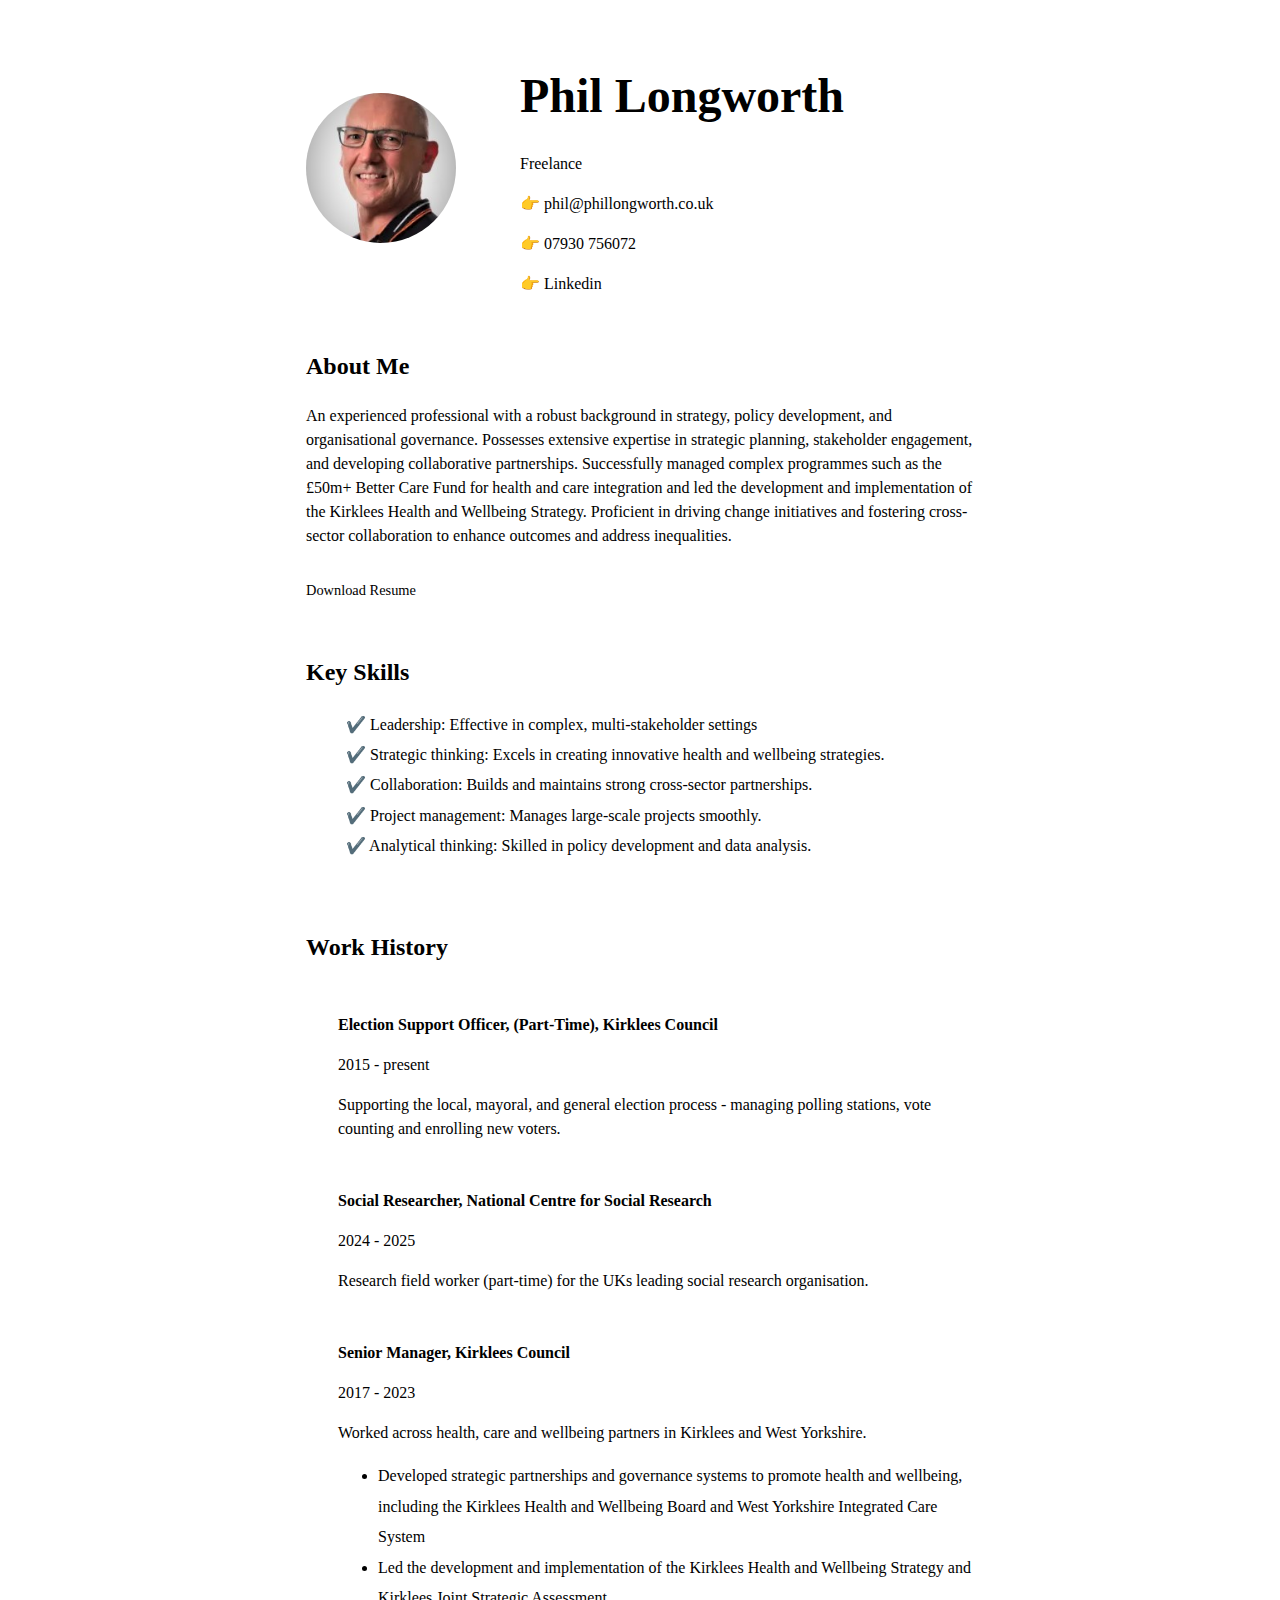
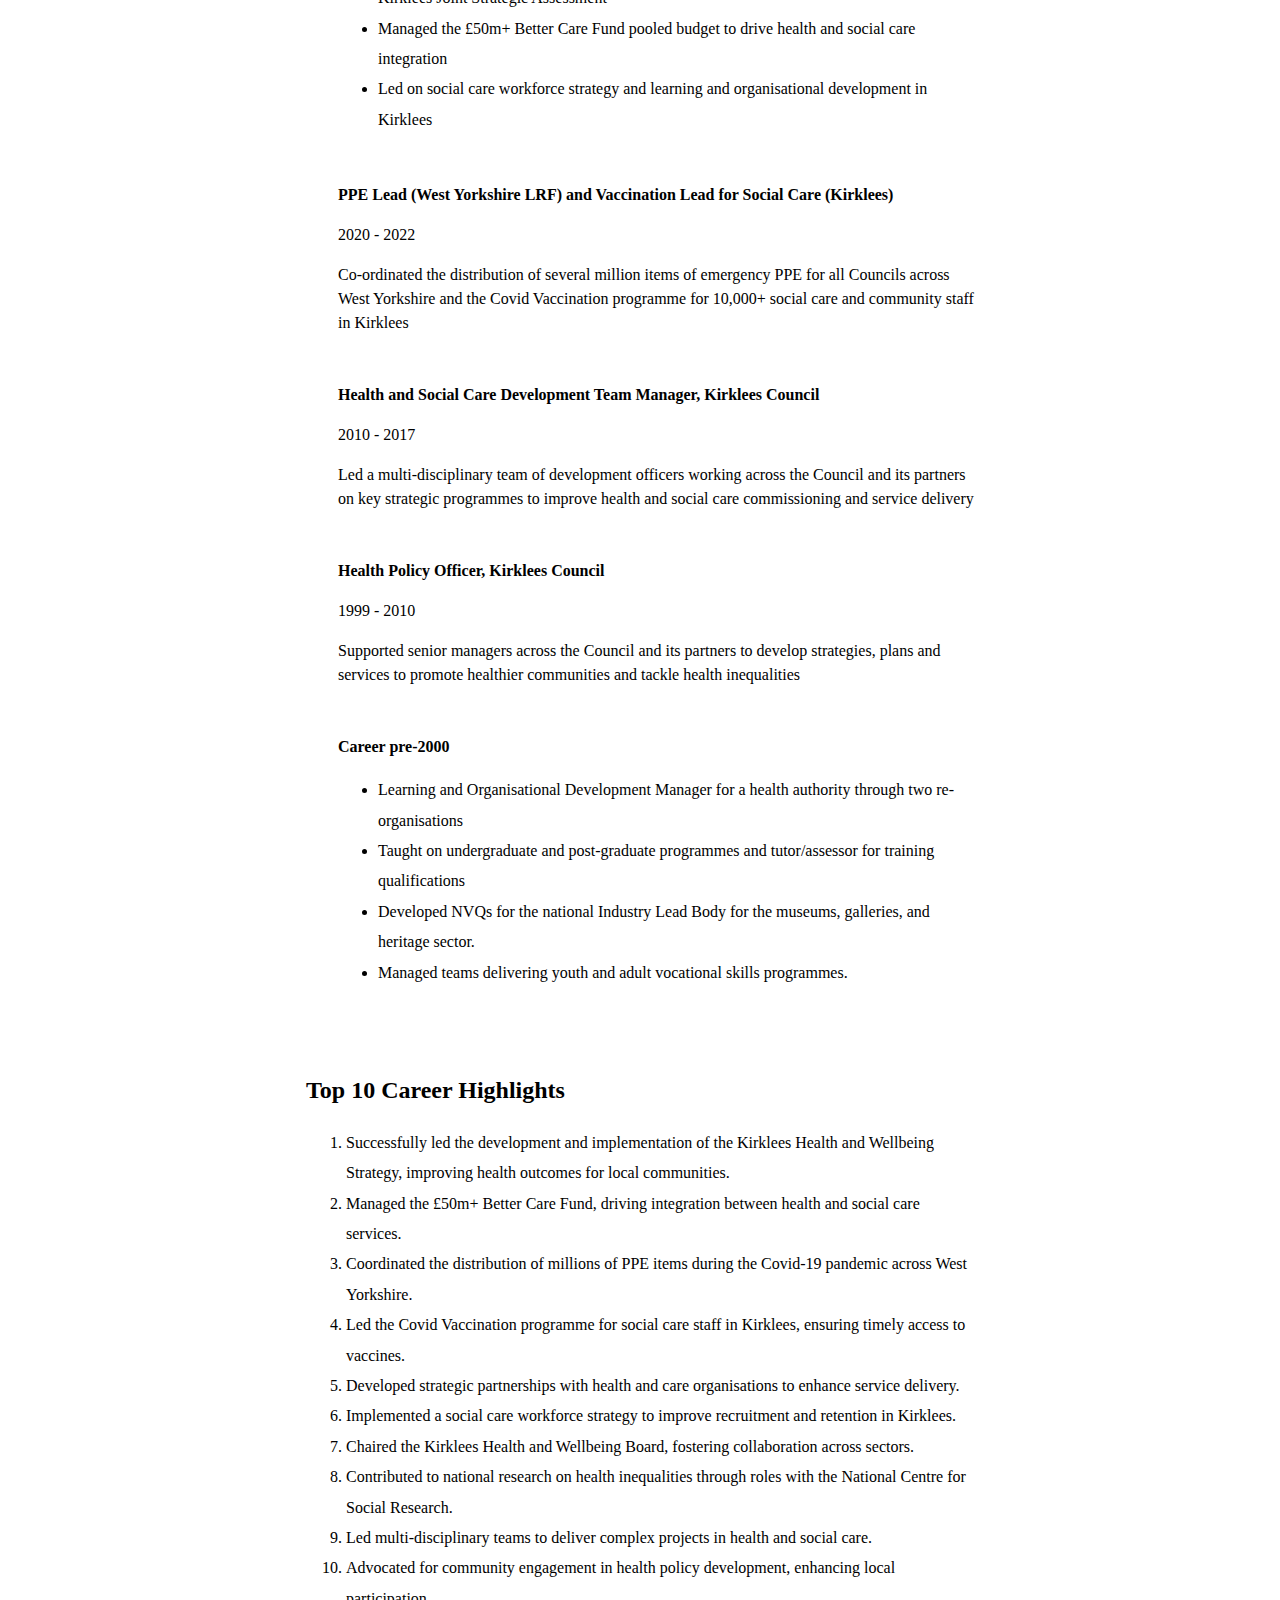
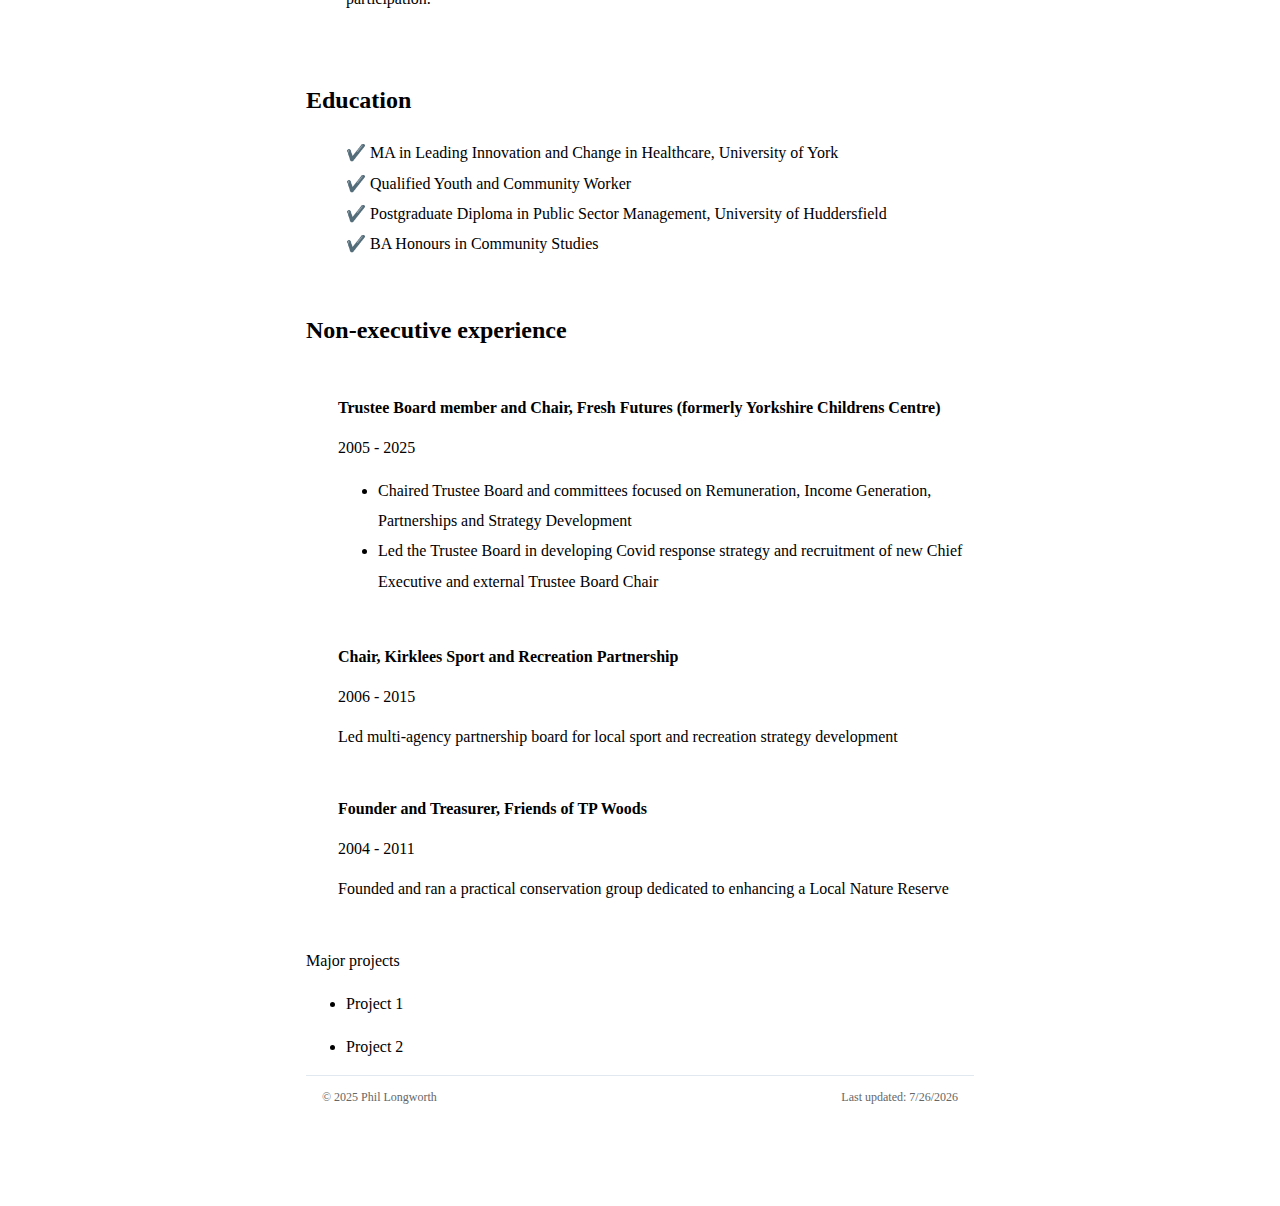
<file: index.html>
<!DOCTYPE html>
<html>
    <head>
        <meta charset="utf-8">
        <meta http-equiv="X-UA-Compatible" content="IE=edge">
        <title>Phil Longworth</title>
        <meta name="description" content="">
        <meta name="viewport" content="width=device-width, initial-scale=1">
        <link rel="stylesheet" href="./styles/main.css">
        <link rel="stylesheet" href="./styles/theme-switcher.css">
    </head>
    <body>
        <div id="container--main">

            <section id="wrapper--hero" class="section--page">
                <img id="profile-pic" src="./assets/images/phillongworth.jpg" alt="Phil Longworth">

                <div>
                    <h1 id="user-name">Phil Longworth</h1>
                    <p id="bio">Freelance </p>
                    <p id="email">👉 phil@phillongworth.co.uk</p>
                    <p id=""Phone">👉 07930 756072</p> 
                    <a href="https://www.linkedin.com/in/phil-longworth-13051220/" target="_blank">👉 <strong>Linkedin</strong></a>
                    </div>  
            </section>

            <section class="section--page">
                <h2>About Me</h2>
                <p>An experienced professional with a robust background in strategy, policy development, and organisational governance. Possesses extensive expertise in strategic planning, stakeholder engagement, and developing collaborative partnerships. Successfully managed complex programmes such as the £50m+ Better Care Fund for health and care integration and led the development and implementation of the Kirklees Health and Wellbeing Strategy. Proficient in driving change initiatives and fostering cross-sector collaboration to enhance outcomes and address inequalities.</p>

            <section class="section--page">
        
                <div id="socials--list">
                  
                    <a href="./assets/resume.pdf" target="_blank">Download Resume</a>
                </div>
            </section>

            <section class="section--page">
                <h2>Key Skills</h2>
                <ul id="qualifications--list">
                    <li>✔️ Leadership: 		Effective in complex, multi-stakeholder settings</li>
                    <li>✔️ Strategic thinking: 		Excels in creating innovative health and wellbeing strategies.</li>
                    <li>✔️ Collaboration: 		Builds and maintains strong cross-sector partnerships.</li>
                    <li>✔️ Project management: 	Manages large-scale projects smoothly.</li>
                    <li>✔️ Analytical thinking: 	Skilled in policy development and data analysis.</li>
                </ul>
            </section>

            <section id="work-history-wrapper" class="section--page">
                <h2>Work History</h2>

                <div class="card--work-history">
                    <strong>Election Support Officer, (Part-Time), Kirklees Council</strong>
                    <p>2015 - present</p>
                    <p>Supporting the local, mayoral, and general election process - managing polling stations, vote counting and enrolling new voters.</p>
                </div>

                <div class="card--work-history">
                    <strong>Social Researcher, National Centre for Social Research</strong>
                    <p>2024 - 2025</p>
                    <p>Research field worker (part-time) for the UKs leading social research organisation.</p>
                </div>
                
                <div class="card--work-history">
                    <strong>Senior Manager, Kirklees Council</strong>
                    <p>2017 - 2023 </p>
                    <p>Worked across health, care and wellbeing partners in Kirklees and West Yorkshire.</p>
                    <ul>
                        <li>Developed strategic partnerships and governance systems to promote health and wellbeing, including the Kirklees Health and Wellbeing Board and West Yorkshire Integrated Care System</li>
                        <li>Led the development and implementation of the Kirklees Health and Wellbeing Strategy and Kirklees Joint Strategic Assessment</li>
                        <li>Managed the £50m+ Better Care Fund pooled budget to drive health and social care integration</li>
                        <li>Led on social care workforce strategy and learning and organisational development in Kirklees</li>
                    </ul>
                </div>

                <div class="card--work-history">
                    <strong>PPE Lead (West Yorkshire LRF) and Vaccination Lead for Social Care (Kirklees)</strong>
                    <p>2020 - 2022 </p>
                    <p>Co-ordinated the distribution of several million items of emergency PPE for all Councils across West Yorkshire and the Covid Vaccination programme for 10,000+ social care and community staff in Kirklees</p>
                   
                </div>

                <div class="card--work-history">
                    <strong>Health and Social Care Development Team Manager, Kirklees Council</strong>
                    <p>2010 - 2017 </p>
                    <p>Led a multi-disciplinary team of development officers working across the Council and its partners on key strategic programmes to improve health and social care commissioning and service delivery</p>
                   
                </div>

                <div class="card--work-history">
                    <strong>Health Policy Officer, Kirklees Council</strong>
                    <p>1999 - 2010</p>
                   <p>Supported senior managers across the Council and its partners to develop strategies, plans and services to promote healthier communities and tackle health inequalities</p></div>

                

                <div class="card--work-history">
                    <strong>Career pre-2000</strong>
                    <ul>
                        <li>Learning and Organisational Development Manager for a health authority through two re-organisations</li>
                        <li>Taught on undergraduate and post-graduate programmes and tutor/assessor for training qualifications</li>
                        <li>Developed NVQs for the national Industry Lead Body for the museums, galleries, and heritage sector.</li>
                        <li>Managed teams delivering youth and adult vocational skills programmes.</li>
                    </ul>
                </div>
            
            <section class="section--page">
                <h2>Top 10 Career Highlights</h2>
                <ol type=""1">
                    <li>Successfully led the development and implementation of the Kirklees Health and Wellbeing Strategy, improving health outcomes for local communities.</li>
                    <li>Managed the £50m+ Better Care Fund, driving integration between health and social care services.</li>
                    <li>Coordinated the distribution of millions of PPE items during the Covid-19 pandemic across West Yorkshire.</li>
                    <li>Led the Covid Vaccination programme for social care staff in Kirklees, ensuring timely access to vaccines.</li>
                    <li>Developed strategic partnerships with health and care organisations to enhance service delivery.</li>
                    <li>Implemented a social care workforce strategy to improve recruitment and retention in Kirklees.</li>
                    <li>Chaired the Kirklees Health and Wellbeing Board, fostering collaboration across sectors.</li>
                    <li>Contributed to national research on health inequalities through roles with the National Centre for Social Research.</li>
                    <li>Led multi-disciplinary teams to deliver complex projects in health and social care.</li>
                    <li>Advocated for community engagement in health policy development, enhancing local participation.</li>
                </ol>                
            </section> 



            <section class="section--page">
                <h2>Education</h2>
                <ul id="qualifications--list">
                    <li>✔️ MA in Leading Innovation and Change in Healthcare, University of York</li>
                    <li>✔️ Qualified Youth and Community Worker </li>
                    <li>✔️ Postgraduate Diploma in Public Sector Management, University of Huddersfield</li>
                    <li>✔️ BA Honours in Community Studies </li>
                </ul>   

                <section id="work-history-wrapper" class="section--page">
                    <h2>Non-executive experience</h2>
    
                    <div class="card--work-history">
                        <strong>Trustee Board member and Chair, Fresh Futures (formerly Yorkshire Childrens Centre)	</strong>
                        <p>2005 - 2025</p>
                        <ul>
                            <li>Chaired Trustee Board and committees focused on Remuneration, Income Generation, Partnerships and Strategy Development</li>
                            <li>Led the Trustee Board in developing Covid response strategy and recruitment of new Chief Executive and external Trustee Board Chair</li>
                      
                        </ul>
                      
                    </div>
    
                    <div class="card--work-history">
                        <strong>Chair, Kirklees Sport and Recreation Partnership</strong>
                        <p>2006 - 2015</p>
                        <p>Led multi-agency partnership board for local sport and recreation strategy development</p>
                    </div>
                <div class="card--work-history">
                        <strong>Founder and Treasurer, Friends of TP Woods</strong>
                        <p>2004 - 2011</p>
                        <p>Founded and ran a practical conservation group dedicated to enhancing a Local Nature Reserve</p>
                    </div>
       <div>
    Major projects

            <ul>
            <li><p><a href="project1.html">Project 1</a>
            </p></li>
            <li><p><a href='project-2.html'>Project 2</a>
            </p></li>
            </div>
    </body>
    <footer
    <div    class="footer-content">
        <p>© 2025 Phil Longworth</p>
        <p>Last updated: <span id="last-updated"></span></p>

          <script src="js/script.js"></script>
    </div>
    </footer>
    
    
</html>
</file>
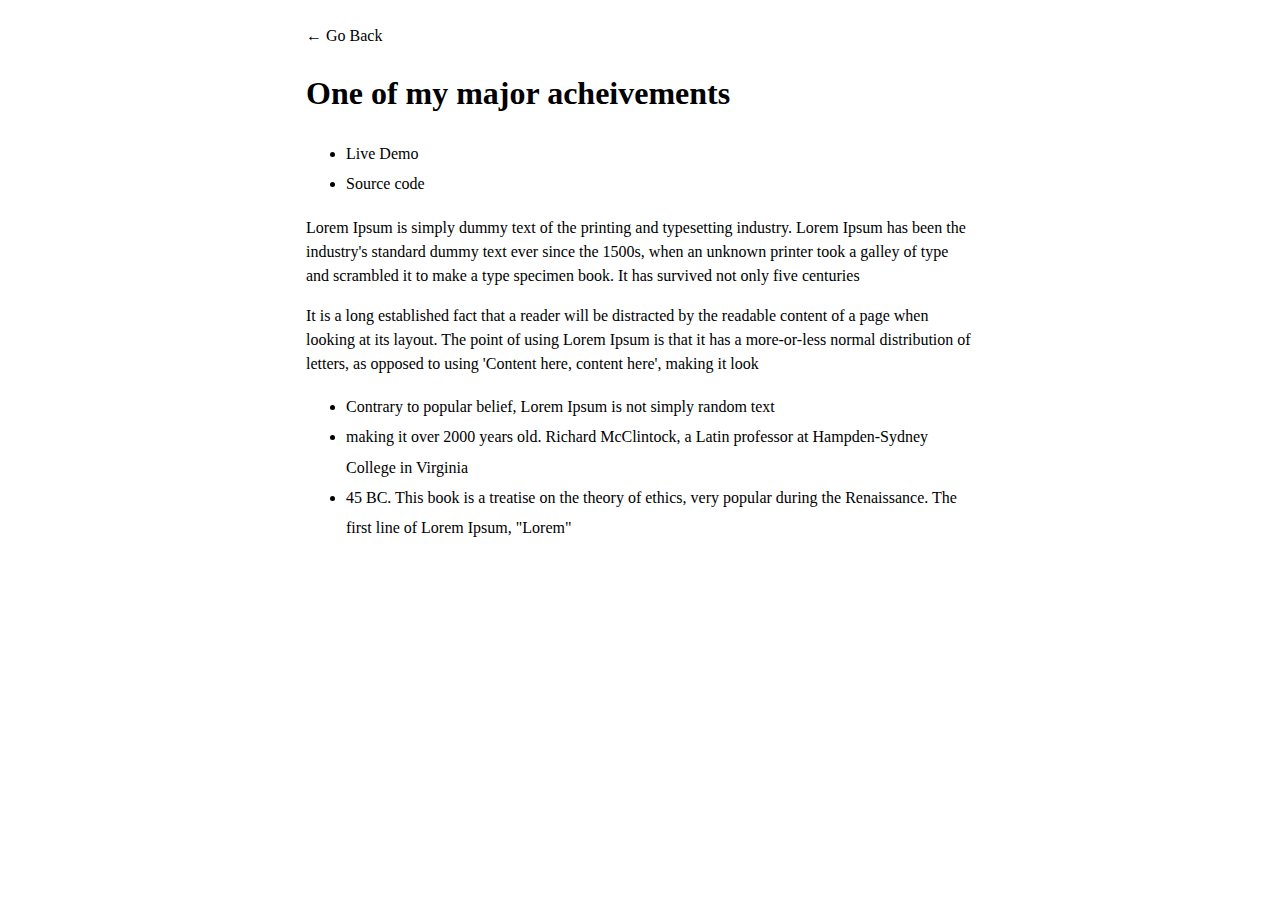
<file: project-2.html>
<!DOCTYPE html>
<html>
    <head>
        <meta charset="utf-8">
        <meta http-equiv="X-UA-Compatible" content="IE=edge">
        <title>Phil Longworth</title>
        <meta name="description" content="">
        <meta name="viewport" content="width=device-width, initial-scale=1">
        <link rel="stylesheet" href="./styles/main.css">
    </head>
    <body>
        <div id="container--main">
            <a href="index.html">&#x2190; Go Back</a>
            <h1>One of my major acheivements</h1>

            <ul>
                <li><a href="#">Live Demo</a></li>
                <li><a href="#">Source code</a></li>
            </ul>
            <p>Lorem Ipsum is simply dummy text of the printing and typesetting industry. Lorem Ipsum has been the industry's standard dummy text ever since the 1500s, when an unknown printer took a galley of type and scrambled it to make a type specimen book. It has survived not only five centuries</p>
            
            <p>It is a long established fact that a reader will be distracted by the readable content of a page when looking at its layout. The point of using Lorem Ipsum is that it has a more-or-less normal distribution of letters, as opposed to using 'Content here, content here', making it look</p>

            <ul>
                <li>Contrary to popular belief, Lorem Ipsum is not simply random text</li>
                <li>making it over 2000 years old. Richard McClintock, a Latin professor at Hampden-Sydney College in Virginia</li>
                <li>45 BC. This book is a treatise on the theory of ethics, very popular during the Renaissance. The first line of Lorem Ipsum, "Lorem"</li>
            </ul>
        </div>
    </body>
</html>
</file>
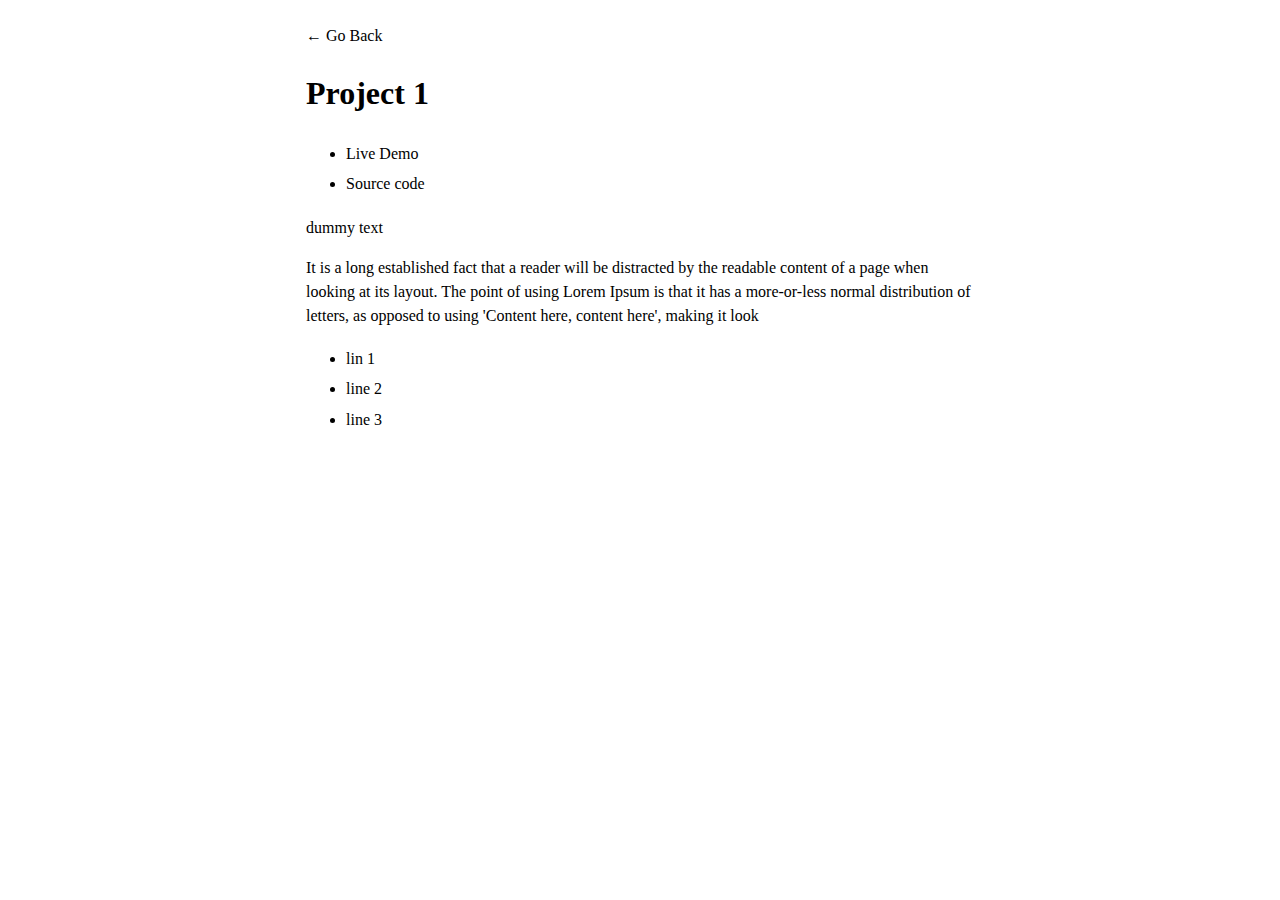
<file: project1.html>
<!DOCTYPE html>
<html>
    <head>
        <meta charset="utf-8">
        <meta http-equiv="X-UA-Compatible" content="IE=edge">
        <title>Phil Longworth</title>
        <meta name="description" content="">
        <meta name="viewport" content="width=device-width, initial-scale=1">
        <link rel="stylesheet" href="./styles/main.css">
    </head>
    <body>
        <div id="container--main">
            <a href="index.html">&#x2190; Go Back</a>
            <h1>Project 1</h1>

            <ul>
                <li><a href="#">Live Demo</a></li>
                <li><a href="#">Source code</a></li>
            </ul>
            <p>dummy text </p>
            
            <p>It is a long established fact that a reader will be distracted by the readable content of a page when looking at its layout. The point of using Lorem Ipsum is that it has a more-or-less normal distribution of letters, as opposed to using 'Content here, content here', making it look</p>

            <ul>
                <li>lin 1</li>
                <li>line 2</li>
                <li>line 3</li>
            </ul>
        </div>
    </body>
</html>
</file>
<file: styles/main.css>
@import url('https://fonts.googleapis.com/css2?family=Readex+Pro:wght@300;400;500;600;700&display=swap');

:root{
    --mainTextColor-light:#000;
    --secondaryTextColor-light:rgb(51 51 51);
    --mainLinkColor-light:#0da2b8;
    --mainBorderColor-light:rgb(218, 218, 218);
    --mainBgColor-light:rgb(249, 250,251);
}

[data-theme="dark"]{
    --mainTextColor:#fff;
    --secondaryTextColor:#adb0b1;
    --mainLinkColor:rgb(30, 190,214);
    --mainBorderColor:#2b3031;
    --mainBgColor:#131415;
}



*{
    font-family: 'Verdana';
    line-height: 1.5em;
    box-sizing: border-box;
    color: var(--mainTextColor);
    
}

body{
    background-color: var(--mainBgColor);            
}

p, span, li{
    color: var(--secondaryTextColor);
    font-size: 1em;
}

a{
    text-decoration: none;
    color: var(--mainLinkColor);
    font-weight: 500;
}

li{
    line-height: 1.9em;
}

#container--main{
    max-width: 700px;
    margin: 0 auto;
    padding: 1em;
}

.section--page{
    padding-top: 1em;
    padding-bottom: 1em;
}

#wrapper--hero{
    display: flex;
    align-items: center;
    gap: 4em;
}

#bio, a{
    font-weight: 300;
}

#user-name{
    font-size: 48px;
    line-height: 1em;
}

#profile-pic{
    width: 150px;
    height: 150px;
    object-fit: cover;
    border-radius: 50%;
}

#email{
    color: var(--mainTextColor);
}

#socials--list{
    display: flex;
    justify-content: space-between;
    column-gap: 1em;
    flex-wrap: wrap;
}

#socials--list a{
    font-weight: 300;
    color: var(--secondaryTextColor);
    font-size: 0.9em;
    transition: 0.3s;
}

#socials--list a:hover{
    font-weight: 100;
    color: var(--mainLinkColor);
    font-size: 0.9em;
}

#qualifications--list{
    list-style: none;
}

#wrapper--techstack__items{
    display: flex;
    flex-wrap: wrap;
    gap: 1em;
    font-size: 0.9em;
}

.card--techstack{
    border: 1px solid var(--mainBorderColor);
    border-radius: 5px;
    padding: 0.5em 1em;
    align-items: center;
}

.card--project{
    padding-top: 1em;
    padding-bottom: 1em;
    border-top: 1px solid var(--mainBorderColor);
}

.card--project a{
    color: var(--mainTextColor);

    transition: 0.3s;
}

.card--project a:hover{
    color: rgb(30, 190,214);

}

.card--work-history{
    border-left: 1px solid var(--mainBorderColor);
    margin-top: 3em;
    margin-bottom: 3em;
    padding-left: 2em;
}

.line-break{
    background-color: var(--mainBorderColor);
    height: 1px;
}


@media(max-width:600px){

    .section--page{
        padding-top: 1em;
        padding-bottom: 1em;
        margin-top: 3em;
    }

    #wrapper--hero{
        display: flex;
        align-items: center;
        gap: 1em;
    }

    #profile-pic{
        width: 200px;
        height: 200px;
    }

    #wrapper--hero{
        flex-direction: column;
    }

    .card--work-history{
        border-left: none;
        padding-left: 0;
    }
}
/* Footer */
footer {
    border-top: 1px solid #e2e8f0;
    padding: 1.5rem 0;
    margin-top: 2rem;
}

.footer-content {
    max-width: 1200px;
    margin: 0 auto;
    padding: 0 1rem;
    display: flex;
    flex-direction: column;
    align-items: center;
    gap: 0.5rem;
    text-align: center;
}

@media (min-width: 640px) {
    .footer-content {
        flex-direction: row;
        justify-content: space-between;
    }
}

footer p {
    color: #666;
    font-size: 0.75rem;
}

footer nav {
    display: flex;
    gap: 1rem;
}

footer a {
    color: #666;
    text-decoration: none;
    font-size: 0.75rem;
}

footer a:hover {
    text-decoration: underline;
}
</file>
<file: styles/theme-switcher.css>
#theme-switcher{
    position: fixed;
    right:1em;
    top: 1em;
    display: flex;
    gap: 10px;
    cursor: pointer;
}

.theme{
    height: 30px;
    width: 30px;
    border-radius: 50%;
    transition: 0.3s;
    border: 1px solid;
}

.theme:hover{
    height: 33px;
    width: 33px;
}

#theme-dark{
    background-color: #000;
    /* border-color: #fff; */
}

#theme-light{
    background-color: #fff;
    /* border-color: #000; */
}

#theme-1{
    background-color: #999ECD;
}

#theme-2{
    background-color: #73B5DE;
}

#theme-3{
    background-color: #AD7EAD;
}
</file>
